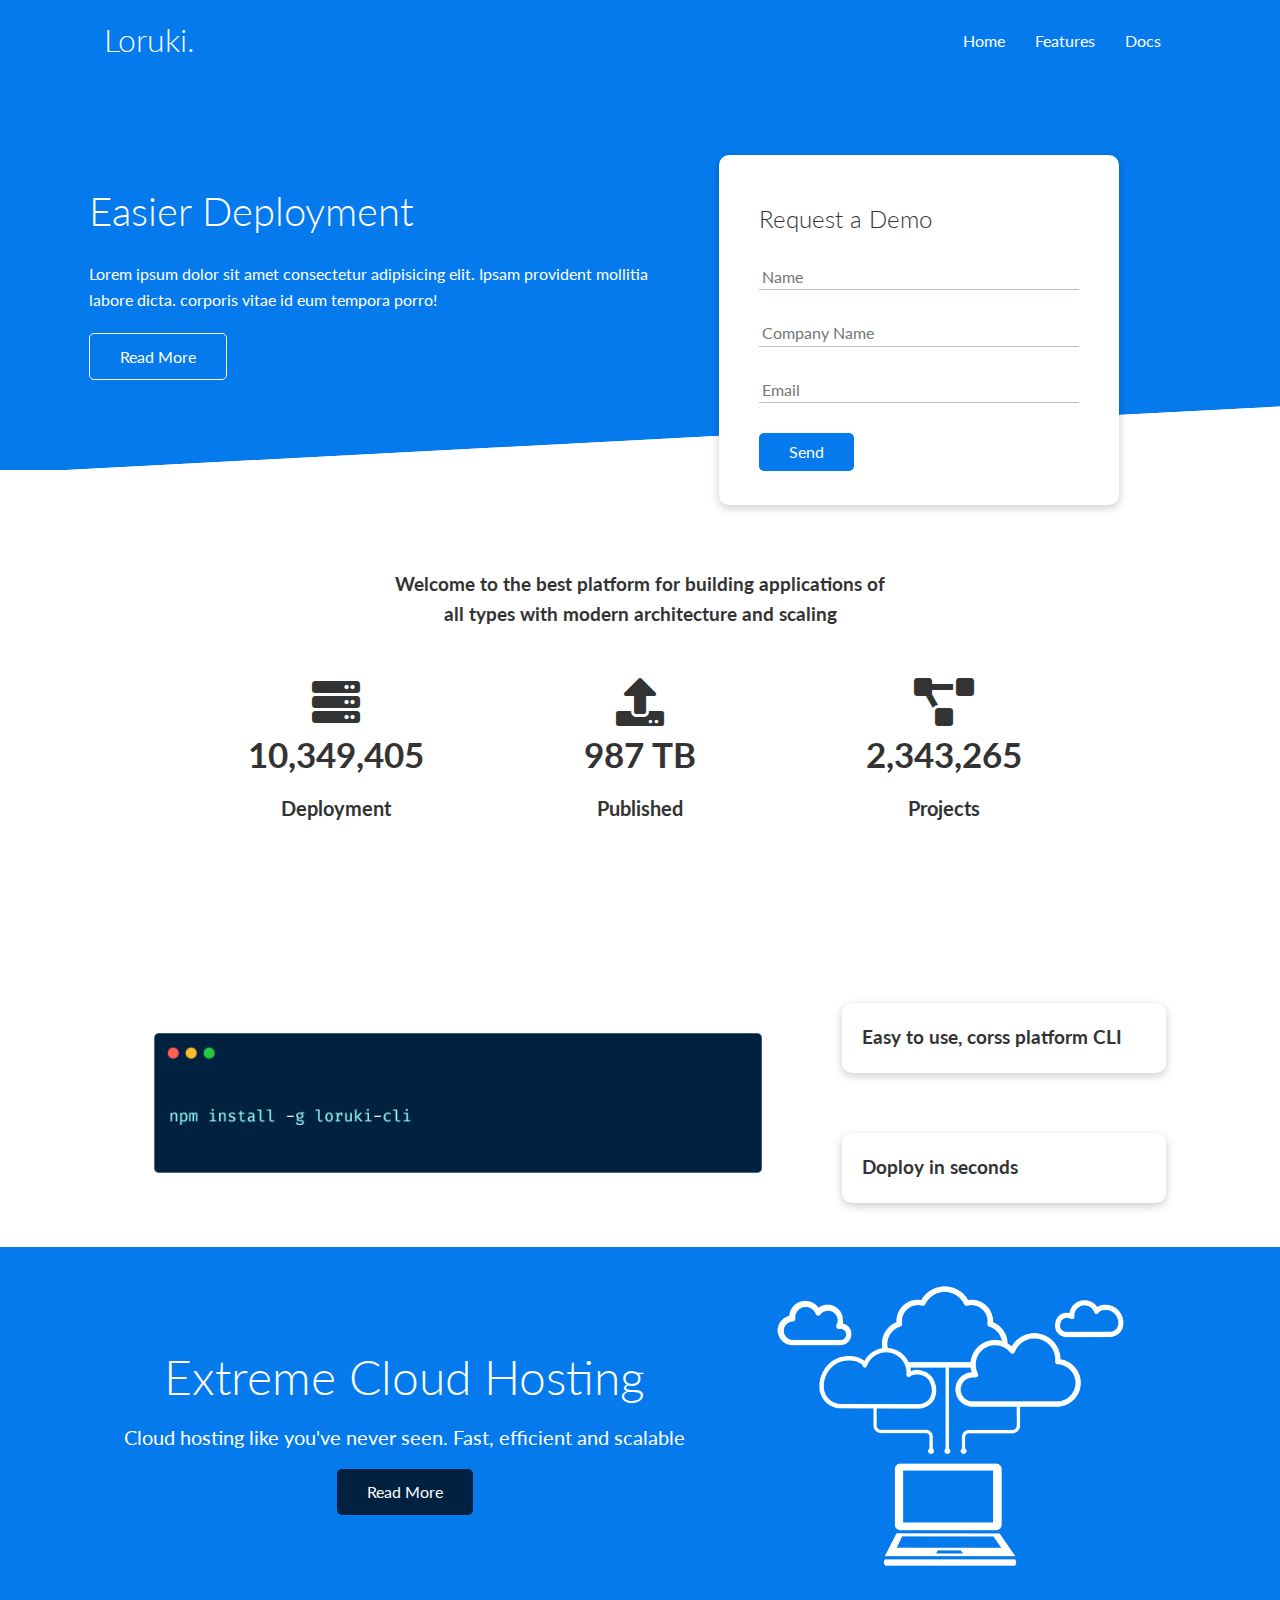
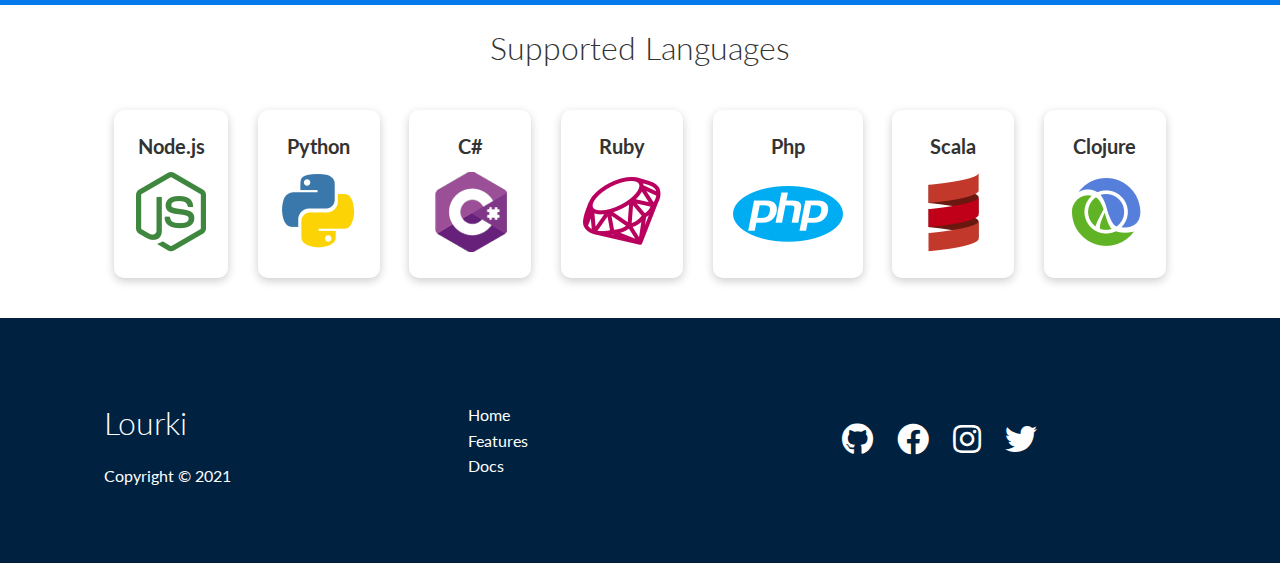
<file: index.html>
<!DOCTYPE html>
<html lang="en">
  <head>
    <meta charset="UTF-8" />
    <meta http-equiv="X-UA-Compatible" content="IE=edge" />
    <meta name="viewport" content="width=device-width, initial-scale=1.0" />
    <link rel="stylesheet" href="Css/main.css" />
    <link rel="stylesheet" href="Css/all.min.css" />
    <link rel="stylesheet" href="Css/normalize.css" />
    <title>Loruki</title>
  </head>
  <body>
    <!-- Navbar  -->
    <div class="navbar">
      <div class="container flex">
        <h1 class="logo">Loruki.</h1>
        <nav>
          <ul>
            <li><a href="index.html">Home</a></li>
            <li><a href="features.html">Features</a></li>
            <li><a href="docs.html">Docs</a></li>
          </ul>
        </nav>
      </div>
    </div>
    <!-- Showcase  -->
    <section class="showcase">
      <div class="container grid">
        <div class="showcase-text">
          <h1>Easier Deployment</h1>
          <p>
            Lorem ipsum dolor sit amet consectetur adipisicing elit. Ipsam
            provident mollitia labore dicta. corporis vitae id eum tempora
            porro!
          </p>
          <a href="features.html" class="btn btn-outline">Read More</a>
        </div>
        <div class="showcase-form card">
          <h2>Request a Demo</h2>
          <form>
            <div class="form-control">
              <input type="text" name="name" placeholder="Name" required />
            </div>
            <div class="form-control">
              <input
                type="text"
                name="company"
                placeholder="Company Name"
                required
              />
            </div>
            <div class="form-control">
              <input type="email" name="email" placeholder="Email" required />
            </div>
            <input type="submit" value="Send" class="btn btn-primary" />
          </form>
        </div>
      </div>
    </section>
    <!-- Stats  -->
    <section class="stats">
      <div class="container">
        <h3 class="stats-heading text-center my-1">
          Welcome to the best platform for building applications of all types
          with modern architecture and scaling
        </h3>
        <div class="grid grid-3 text-center my-4">
          <div>
            <i class="fas fa-server fa-3x"></i>
            <h3>10,349,405</h3>
            <p class="text-scondary">Deployment</p>
          </div>
          <div>
            <i class="fas fa-upload fa-3x"></i>
            <h3>987 TB</h3>
            <p class="text-scondary">Published</p>
          </div>
          <div>
            <i class="fas fa-project-diagram fa-3x"></i>
            <h3>2,343,265</h3>
            <p class="text-scondary">Projects</p>
          </div>
        </div>
      </div>
    </section>
    <!-- Cli  -->
    <section class="cli">
      <div class="container grid">
        <img src="images/cli.png" />
        <div class="card">
          <h3>Easy to use, corss platform CLI</h3>
        </div>
        <div class="card">
          <h3>Doploy in seconds</h3>
        </div>
      </div>
    </section>
    <!-- Cloud  -->
    <section class="cloud bg-primary my-2 py-2">
      <div class="container grid">
        <div class="text-center">
          <h2 class="lg">Extreme Cloud Hosting</h2>
          <p class="lead my-1">
            Cloud hosting like you've never seen. Fast, efficient and scalable
          </p>
          <a href="features.html" class="btn btn-dark">Read More</a>
        </div>
        <img src="images/cloud.png" />
      </div>
    </section>
    <!-- Languages -->
    <section class="languages">
      <h2 class="md text-center my-2">Supported Languages</h2>
      <div class="container flex">
        <div class="card">
          <h4>Node.js</h4>
          <img src="images/logos/node.png" alt="Node.js" />
        </div>
        <div class="card">
          <h4>Python</h4>
          <img src="images/logos/python.png" alt="Python" />
        </div>
        <div class="card">
          <h4>C#</h4>
          <img src="images/logos/csharp.png" alt="C#" />
        </div>
        <div class="card">
          <h4>Ruby</h4>
          <img src="images/logos/ruby.png" alt="ruby" />
        </div>
        <div class="card">
          <h4>Php</h4>
          <img src="images/logos/php.png" alt="php" />
        </div>
        <div class="card">
          <h4>Scala</h4>
          <img src="images/logos/scala.png" alt="Scala" />
        </div>
        <div class="card">
          <h4>Clojure</h4>
          <img src="images/logos/clojure.png" alt="Clojure" />
        </div>
      </div>
    </section>
    <!-- Footer  -->
    <footer class="footer bg-dark py-5">
      <div class="container grid grid-3">
        <div>
          <h1>Lourki</h1>
          <p>Copyright &copy; 2021</p>
        </div>
        <nav>
          <ul>
            <li><a href="index.html">Home</a></li>
            <li><a href="features.html">Features</a></li>
            <li><a href="docs.html">Docs</a></li>
          </ul>
        </nav>
        <div class="social">
          <a href="#"><i class="fab fa-github fa-2x"></i></a>
          <a href="#"><i class="fab fa-facebook fa-2x"></i></a>
          <a href="#"><i class="fab fa-instagram fa-2x"></i></a>
          <a href="#"><i class="fab fa-twitter fa-2x"></i></a>
        </div>
      </div>
    </footer>
  </body>
</html>
</file>
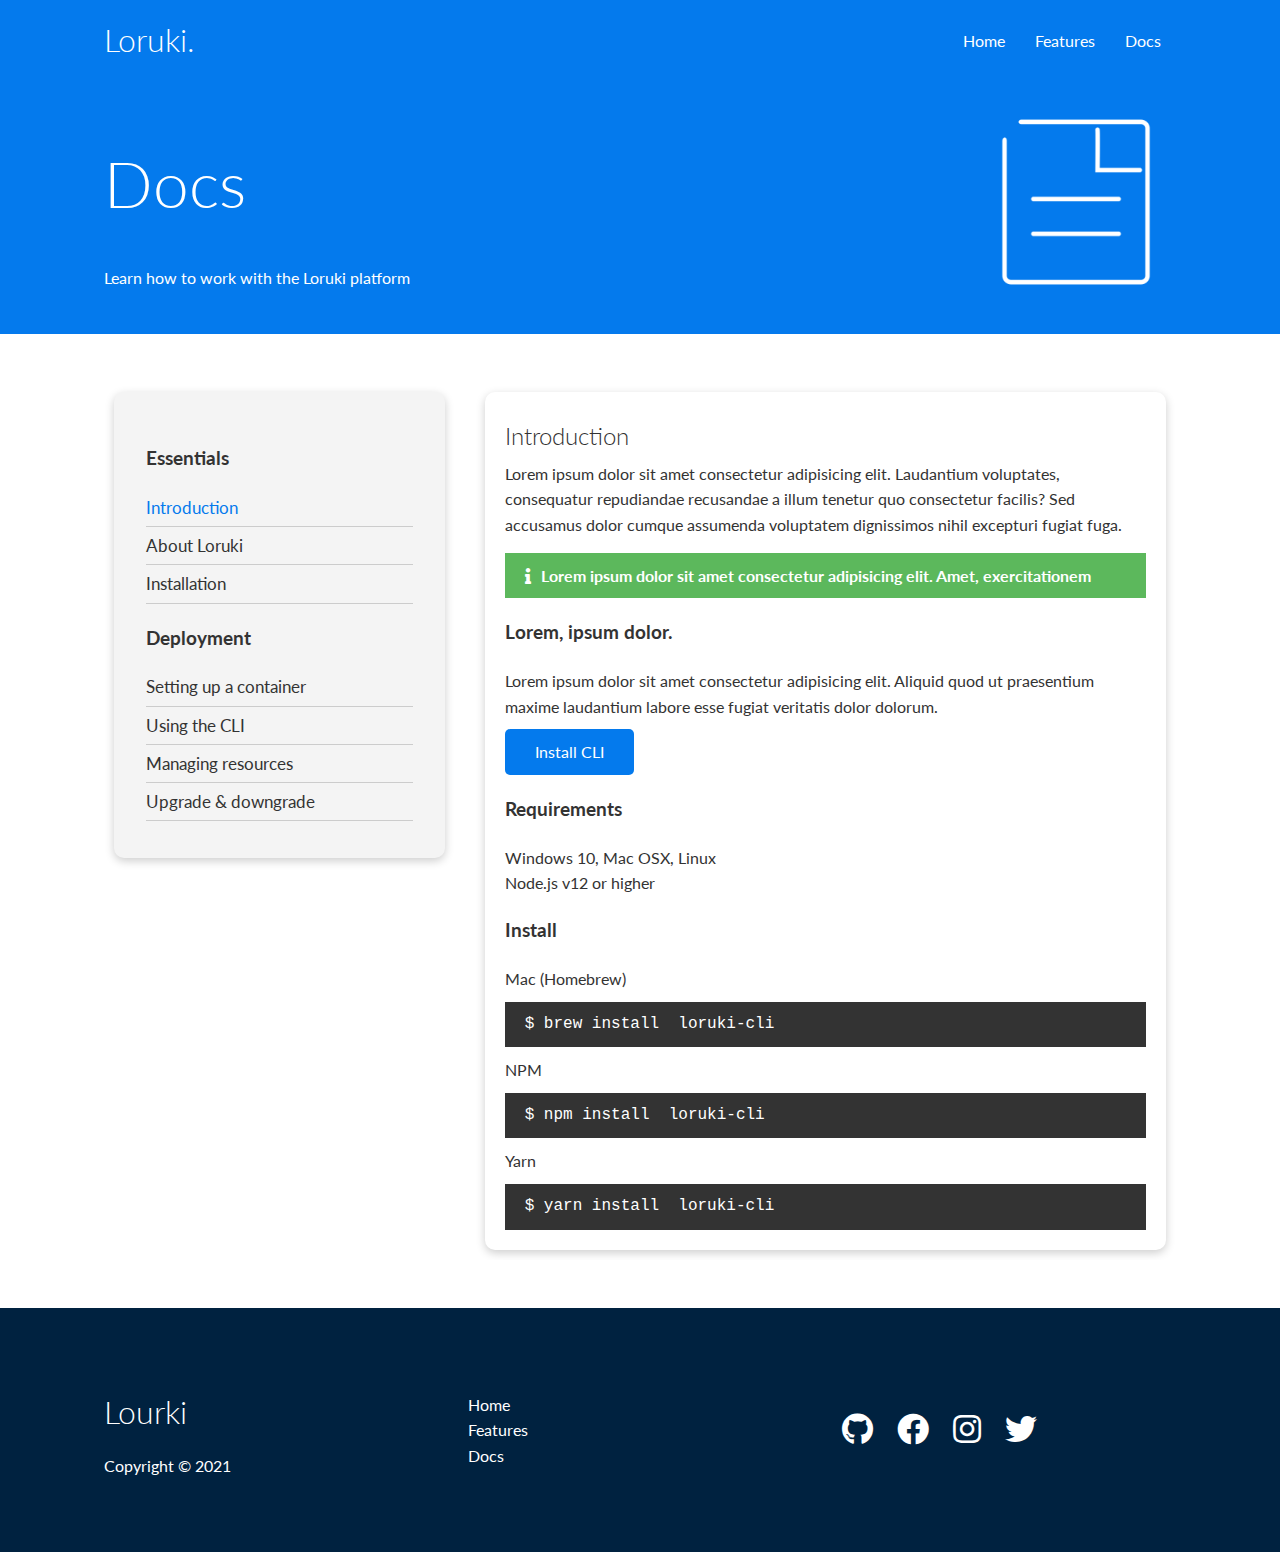
<file: docs.html>
<!DOCTYPE html>
<html lang="en">
  <head>
    <meta charset="UTF-8" />
    <meta http-equiv="X-UA-Compatible" content="IE=edge" />
    <meta name="viewport" content="width=device-width, initial-scale=1.0" />
    <link rel="stylesheet" href="Css/main.css" />
    <link rel="stylesheet" href="Css/all.min.css" />
    <link rel="stylesheet" href="Css/normalize.css" />
    <title>Loruki || Docs</title>
  </head>
  <body>
    <!-- Navbar  -->
    <div class="navbar">
      <div class="container flex">
        <h1 class="logo">Loruki.</h1>
        <nav>
          <ul>
            <li><a href="index.html">Home</a></li>
            <li><a href="features.html">Features</a></li>
            <li><a href="docs.html">Docs</a></li>
          </ul>
        </nav>
      </div>
    </div>
    <!-- Head  -->
    <section class="docs-head bg-primary py-3">
      <div class="container grid">
        <div>
          <h1 class="xl">Docs</h1>
          <p>Learn how to work with the Loruki platform</p>
        </div>
        <img src="images/docs.png" />
      </div>
    </section>
    <!-- Docs Main  -->
    <section class="docs-main my-4">
      <div class="container grid">
        <div class="card bg-light p-3">
          <h3 class="my-2">Essentials</h3>
          <nav>
            <ul>
              <li><a class="text-primary" href="#">Introduction</a></li>
              <li><a href="#">About Loruki</a></li>
              <li><a href="#">Installation</a></li>
            </ul>
          </nav>
          <h3 class="my-2">Deployment</h3>
          <nav>
            <ul>
              <li><a href="#">Setting up a container</a></li>
              <li><a href="#">Using the CLI</a></li>
              <li><a href="#">Managing resources</a></li>
              <li><a href="#">Upgrade & downgrade</a></li>
            </ul>
          </nav>
        </div>
        <div class="card">
          <h2>Introduction</h2>
          <p>
            Lorem ipsum dolor sit amet consectetur adipisicing elit. Laudantium
            voluptates, consequatur repudiandae recusandae a illum tenetur quo
            consectetur facilis? Sed accusamus dolor cumque assumenda voluptatem
            dignissimos nihil excepturi fugiat fuga.
          </p>
          <div class="alert alert-success">
            <i class="fas fa-info"></i>Lorem ipsum dolor sit amet consectetur
            adipisicing elit. Amet, exercitationem
          </div>
          <h3>Lorem, ipsum dolor.</h3>
          <p>
            Lorem ipsum dolor sit amet consectetur adipisicing elit. Aliquid
            quod ut praesentium maxime laudantium labore esse fugiat veritatis
            dolor dolorum.
          </p>
          <a href="#" class="btn btn-primary">Install CLI</a>
          <h3>Requirements</h3>
          <ul>
            <li>Windows 10, Mac OSX, Linux</li>
            <li>Node.js v12 or higher</li>
          </ul>
          <h3>Install</h3>
          <p>Mac (Homebrew)</p>
          <pre><code>$ brew install  loruki-cli </code></pre>
          <p>NPM</p>
          <pre><code>$ npm install  loruki-cli </code></pre>
          <p>Yarn</p>
          <pre><code>$ yarn install  loruki-cli </code></pre>
        </div>
      </div>
    </section>
    <!-- Footer  -->
    <footer class="footer bg-dark py-5">
      <div class="container grid grid-3">
        <div>
          <h1>Lourki</h1>
          <p>Copyright &copy; 2021</p>
        </div>
        <nav>
          <ul>
            <li><a href="index.html">Home</a></li>
            <li><a href="features.html">Features</a></li>
            <li><a href="docs.html">Docs</a></li>
          </ul>
        </nav>
        <div class="social">
          <a href="#"><i class="fab fa-github fa-2x"></i></a>
          <a href="#"><i class="fab fa-facebook fa-2x"></i></a>
          <a href="#"><i class="fab fa-instagram fa-2x"></i></a>
          <a href="#"><i class="fab fa-twitter fa-2x"></i></a>
        </div>
      </div>
    </footer>
  </body>
</html>
</file>
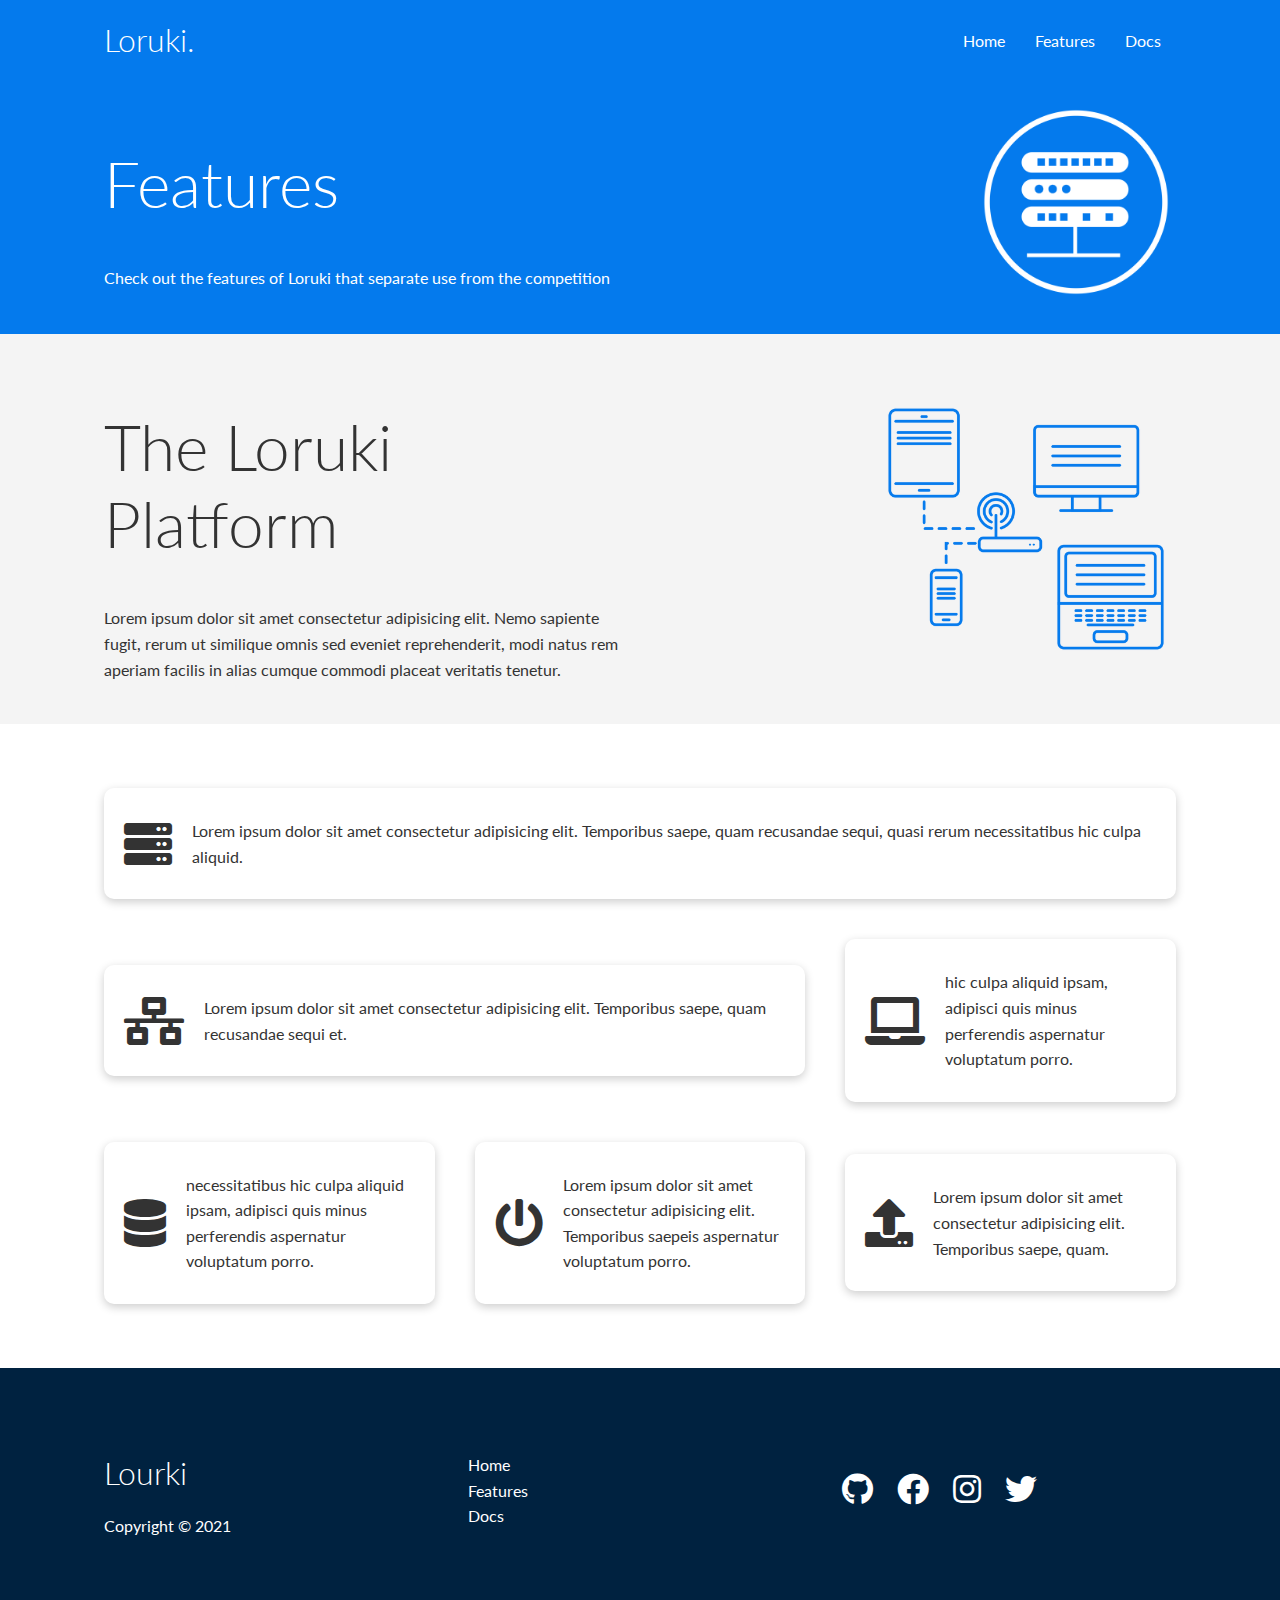
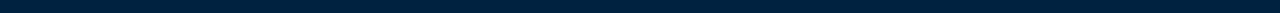
<file: features.html>
<!DOCTYPE html>
<html lang="en">
  <head>
    <meta charset="UTF-8" />
    <meta http-equiv="X-UA-Compatible" content="IE=edge" />
    <meta name="viewport" content="width=device-width, initial-scale=1.0" />
    <link rel="stylesheet" href="Css/main.css" />
    <link rel="stylesheet" href="Css/all.min.css" />
    <link rel="stylesheet" href="Css/normalize.css" />
    <title>Loruki || Features</title>
  </head>
  <body>
    <!-- Navbar  -->
    <div class="navbar">
      <div class="container flex">
        <h1 class="logo">Loruki.</h1>
        <nav>
          <ul>
            <li><a href="index.html">Home</a></li>
            <li><a href="features.html">Features</a></li>
            <li><a href="docs.html">Docs</a></li>
          </ul>
        </nav>
      </div>
    </div>
    <!-- Head  -->
    <section class="features-head bg-primary py-3">
      <div class="container grid">
        <div>
          <h1 class="xl">Features</h1>
          <p>
            Check out the features of Loruki that separate use from the
            competition
          </p>
        </div>
        <img src="images/server.png" />
      </div>
    </section>
    <!-- Sub Head  -->
    <section class="features-sub-head bg-light py-3">
      <div class="container grid">
        <div>
          <h1 class="xl">The Loruki Platform</h1>
          <p>
            Lorem ipsum dolor sit amet consectetur adipisicing elit. Nemo
            sapiente fugit, rerum ut similique omnis sed eveniet reprehenderit,
            modi natus rem aperiam facilis in alias cumque commodi placeat
            veritatis tenetur.
          </p>
        </div>
        <img src="images/server2.png" />
      </div>
    </section>
    <section class="features-main my-2">
      <div class="container grid grid-3">
        <div class="card flex">
          <i class="fas fa-server fa-3x"></i>
          <p>
            Lorem ipsum dolor sit amet consectetur adipisicing elit. Temporibus
            saepe, quam recusandae sequi, quasi rerum necessitatibus hic culpa
            aliquid.
          </p>
        </div>
        <div class="card flex">
          <i class="fas fa-network-wired fa-3x"></i>
          <p>
            Lorem ipsum dolor sit amet consectetur adipisicing elit. Temporibus
            saepe, quam recusandae sequi et.
          </p>
        </div>
        <div class="card flex">
          <i class="fas fa-laptop fa-3x"></i>
          <p>
            hic culpa aliquid ipsam, adipisci quis minus perferendis aspernatur
            voluptatum porro.
          </p>
        </div>
        <div class="card flex">
          <i class="fas fa-database fa-3x"></i>
          <p>
            necessitatibus hic culpa aliquid ipsam, adipisci quis minus
            perferendis aspernatur voluptatum porro.
          </p>
        </div>
        <div class="card flex">
          <i class="fas fa-power-off fa-3x"></i>
          <p>
            Lorem ipsum dolor sit amet consectetur adipisicing elit. Temporibus
            saepeis aspernatur voluptatum porro.
          </p>
        </div>
        <div class="card flex">
          <i class="fas fa-upload fa-3x"></i>
          <p>
            Lorem ipsum dolor sit amet consectetur adipisicing elit. Temporibus
            saepe, quam.
          </p>
        </div>
      </div>
    </section>
    <!-- Footer  -->
    <footer class="footer bg-dark py-5">
      <div class="container grid grid-3">
        <div>
          <h1>Lourki</h1>
          <p>Copyright &copy; 2021</p>
        </div>
        <nav>
          <ul>
            <li><a href="index.html">Home</a></li>
            <li><a href="features.html">Features</a></li>
            <li><a href="docs.html">Docs</a></li>
          </ul>
        </nav>
        <div class="social">
          <a href="#"><i class="fab fa-github fa-2x"></i></a>
          <a href="#"><i class="fab fa-facebook fa-2x"></i></a>
          <a href="#"><i class="fab fa-instagram fa-2x"></i></a>
          <a href="#"><i class="fab fa-twitter fa-2x"></i></a>
        </div>
      </div>
    </footer>
  </body>
</html>
</file>
<file: Css/main.css>
/* Global Styles  */

@import url("https://fonts.googleapis.com/css2?family=Lato:wght@300&display=swap");
* {
  box-sizing: border-box;
  padding: 0;
  margin: 0;
}
:root {
  --primary-color: #047aed;
  --secondary-color: #1c3fa8;
  --dark-color: #002240;
  --light-color: #f4f4f4;
  --success-color: #5cb85c;
  --error-color: #d9534f;
}
body {
  font-family: "Lato", sans-serif;
  color: #333;
  line-height: 1.6;
}
ul {
  list-style-type: none;
}
a {
  text-decoration: none;
  color: #333;
}
h1,
h2 {
  font-weight: 300;
  line-height: 1.2;
  margin: 10px 0;
}
p {
  margin: 10px 0;
}
img {
  width: 100%;
}
code,
pre {
  background-color: #333;
  color: #fff;
  padding: 10px;
}
.container {
  width: 90%;
  margin: 0 auto;
  overflow: auto;
  padding: 0 40px;
}
.flex {
  display: flex;
  justify-content: space-between;
  align-items: center;
}
.card {
  background-color: #fff;
  padding: 20px;
  margin: 10px;
  color: #333;
  border-radius: 10px;
  box-shadow: 0 3px 10px rgba(0, 0, 0, 0.2);
}
.grid {
  display: grid;
  grid-template-columns: repeat(2, 1fr);
  gap: 20px;
  justify-content: center;
  align-items: center;
  height: 100%;
}
.grid-3 {
  grid-template-columns: repeat(3, 1fr);
}
.btn {
  display: inline-block;
  padding: 10px 30px;
  cursor: pointer;
  background: var(--primary-color);
  border: none;
  border-radius: 5px;
  color: #fff;
  transition: transform 0.5s;
}
.btn:hover {
  transform: scale(0.98);
}
.btn-outline {
  background: transparent;
  border: 1px solid #fff;
  transition: background 0.5s, color 0.5s;
}
.btn-outline:hover {
  background: #fff;
  color: #333;
}
/* Backgrouns & Colored Buttons  */
.bg-primary,
.btn-primary {
  background: var(--primary-color);
  color: #fff;
}
.bg-secondary,
.btn-secondary {
  background: var(--secondary-color);
  color: #fff;
}
.bg-light,
.btn-light {
  background: var(--light-color);
  color: #333;
}
.bg-dark,
.btn-dark {
  background: var(--dark-color);
  color: #fff;
}
.bg-primary a,
.btn-primary a,
.bg-secondary a,
.btn-secondary a,
.bg-dark a,
.btn-dark a {
  color: #fff;
}
/* Text Colors  */
.text-primary {
  color: var(--primary-color);
}
.text-secondary {
  color: var(--secondary-color);
}
.text-light {
  background: var(--light-color);
}
.text-dark {
  color: var(--dark-color);
}

/* Text Sizes */
.lead {
  font-size: 20px;
}
.sm {
  font-size: 1rem;
}
.md {
  font-size: 2rem;
}
.lg {
  font-size: 3rem;
}
.xl {
  font-size: 4rem;
}
.text-center {
  text-align: center;
}
/* Alert  */
.alert {
  background-color: var(--light-color);
  padding: 10px 20px;
  margin: 15px 0;
  font-weight: bold;
}
.alert i {
  margin-right: 10px;
}
.alert-success {
  background-color: var(--success-color);
  color: #fff;
}
.alert-error {
  background-color: var(--error-color);
  color: #fff;
}
/* Margin */
.my-1 {
  margin: 1rem 0;
}
.my-2 {
  margin: 1.5rem 0;
}
.my-3 {
  margin: 2rem 0;
}
.my-4 {
  margin: 3rem 0;
}
.my-5 {
  margin: 4rem 0;
}

.m-1 {
  margin: 1rem;
}
.m-2 {
  margin: 1.5rem;
}
.m-3 {
  margin: 2rem;
}
.m-4 {
  margin: 3rem;
}
.m-5 {
  margin: 4rem;
}
/* Padding  */
.py-1 {
  padding: 1rem 0;
}
.py-2 {
  padding: 1.5rem 0;
}
.py-3 {
  padding: 2rem 0;
}
.py-4 {
  padding: 3rem 0;
}
.py-5 {
  padding: 4rem 0;
}

.p-1 {
  padding: 1rem;
}
.p-2 {
  padding: 1.5rem;
}
.p-3 {
  padding: 2rem;
}
.p-4 {
  padding: 3rem;
}
.p-5 {
  padding: 4rem;
}
/* End Global Styles */
/* .Navbar  */
.navbar {
  background-color: var(--primary-color);
  color: #fff;
  height: 70px;
}
.navbar .flex {
  justify-content: space-between;
}
.navbar ul {
  display: flex;
}
.navbar a {
  color: #fff;
  padding: 10px;
  margin: 0 5px;
}
.navbar a:hover {
  border-bottom: 2px solid #fff;
}
/* End Navbar */
/* Showcase  */
.showcase {
  height: 400px;
  background-color: var(--primary-color);
  color: #fff;
  position: relative;
}
.showcase::before,
.showcase::after {
  content: "";
  height: 100px;
  position: absolute;
  bottom: -70px;
  right: 0;
  left: 0;
  background: #fff;
  transform: skewY(-3deg);
  -webkit-transform: skewY(-3deg);
  -moz-transform: skewY(-3deg);
  -ms-transform: skewY(-3deg);
}
.showcase h1 {
  font-size: 40px;
}
.showcase p {
  margin: 20px 0;
}
.showcase-form {
  position: relative;
  top: 60px;
  height: 350px;
  width: 400px;
  padding: 40px;
  z-index: 100;
  animation: slideInFromRight 1s ease-in;
}
.showcase-form .form-control {
  margin: 30px 0;
}
.showcase-form input[type="text"],
.showcase-form input[type="email"] {
  border: 0;
  border-bottom: 1px solid #b4becb;
  width: 100%;
  padding: 3px;
  font-size: 16px;
}
.showcase-form input:focus {
  outline: none;
}
.showcase .grid {
  grid-template-columns: 55% 45%;
  gap: 30px;
  overflow: visible;
}
.showcase-text {
  animation: slideInFromLeft 1s ease-in;
}
/* Stats  */
.stats {
  padding: 100px;
  animation: slideInFromBottom 1s ease-in;
}
.stats-heading {
  max-width: 500px;
  margin: auto;
}
.stats .grid h3 {
  font-size: 35px;
}
.stats .grid p {
  font-size: 20px;
  font-weight: bold;
}
/* Cli */
.cli .grid {
  grid-template-columns: repeat(3, 1fr);
  grid-template-rows: repeat(2, 1fr);
}
.cli .grid > *:first-child {
  grid-column: 1 / span 2;
  grid-row: 1 / span 2;
}
/* Cloud */
.cloud .grid {
  grid-template-columns: 4fr 3fr;
}
/* Languages  */
.languages .flex {
  flex-wrap: wrap;
}
.languages .card {
  text-align: center;
  margin: 18px 10px 40px;
  transition: transform 0.6s;
}
.languages .card:hover {
  transform: translateY(-15px);
}

.languages .card h4 {
  font-size: 20px;
  margin-bottom: 10px;
}
/* Features  */
.features-head img,
.docs-head img {
  width: 200px;
  justify-self: flex-end;
}
.features-sub-head img {
  width: 300px;
  justify-self: flex-end;
}
.features-main .card > i {
  margin-right: 20px;
}
.features-main .grid {
  padding: 30px;
}
.features-main .grid > *:first-child {
  grid-column: 1 / span 3;
}
.features-main .grid > *:nth-child(2) {
  grid-column: 1 / span 2;
}
/* Docs  */
.docs-main h3 {
  margin: 20px 0;
}
.docs-main .grid {
  grid-template-columns: 1fr 2fr;
  align-items: flex-start;
}
.docs-main nav li {
  font-size: 17px;
  padding-bottom: 5px;
  margin-bottom: 5px;
  border-bottom: 1px solid #ccc;
}
.docs-main a:hover {
  font-weight: bold;
}
/* Footer  */
.footer .social a {
  margin: 0 10px;
}
/* Animations  */
@keyframes slideInFromLeft {
  0% {
    transform: translateX(-100%);
  }
  100% {
    transform: translateX(0);
  }
}
@keyframes slideInFromRight {
  0% {
    transform: translateX(100%);
  }
  100% {
    transform: translateX(0);
  }
}
@keyframes slideInFromTop {
  0% {
    transform: translateY(-100%);
  }
  100% {
    transform: translateX(0);
  }
}
@keyframes slideInFromBottom {
  0% {
    transform: translateX(100%);
  }
  100% {
    transform: translateX(0);
  }
}
/* Tablets and under */
@media (max-width: 768px) {
  .grid,
  .showcase .grid,
  .stats .grid,
  .cli .grid,
  .cloud .grid,
  .features-main .grid,
  .docs-main .grid {
    grid-template-columns: 1fr;
    grid-template-rows: 1fr;
  }
  .showcase {
    height: auto;
  }
  .showcase-text {
    align-items: center;
    margin-top: 40px;
    animation: slideInFromTop 1s ease-in;
  }
  .showcase-form {
    justify-self: center;
    margin: auto;
    animation: slideInFromBottom 1s ease-in;
  }
  .cli .grid > *:first-child {
    grid-column: 1;
    grid-row: 1;
  }
  .showcase {
    text-align: center;
  }
  .stats .stats-heading {
    width: 100%;
    margin: auto;
  }
  .features-head,
  .features-sub-head,
  .docs-head {
    text-align: center;
  }
  .features-head img,
  .features-sub-head img,
  .docs-head img {
    justify-self: center;
  }
  .features-main .grid > *:first-child,
  .features-main .grid > *:nth-child(2) {
    grid-column: 1;
  }
}

/* Mobile  */
@media (max-width: 500px) {
  .navbar {
    height: 110px;
  }
  .navbar .flex {
    flex-direction: column;
    padding: 15px;
  }
  .navbar ul {
    background-color: rgba(0, 0, 0, 0.1);
    margin: -20px;
  }
  .showcase-text p {
    width: 90%;
    margin: auto;
  }
  .languages .card {
    width: 100%;
  }
}
</file>
